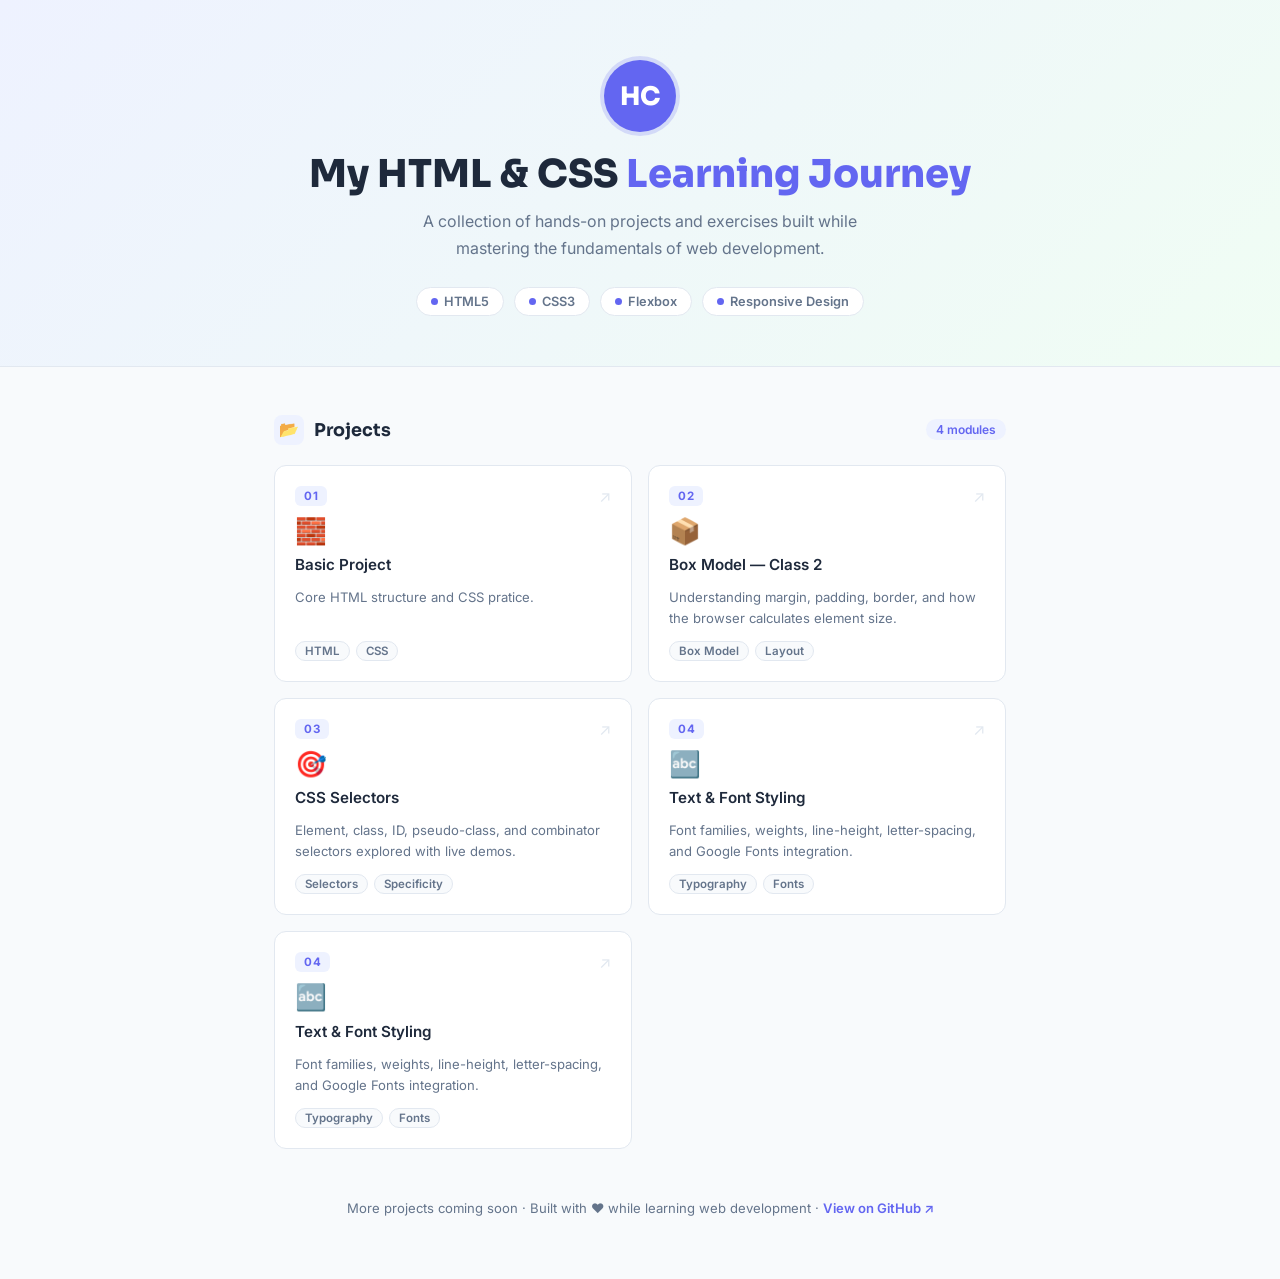
<file: index.html>
<!DOCTYPE html>
<html lang="en">

<head>
  <meta charset="UTF-8">
  <meta name="viewport" content="width=device-width, initial-scale=1.0">
  <title>My HTML & CSS Learning Journey</title>
  <link rel="preconnect" href="https://fonts.googleapis.com">
  <link href="https://fonts.googleapis.com/css2?family=Inter:wght@400;500;600&family=Sora:wght@700;800&display=swap"
    rel="stylesheet">
  <style>
    *,
    *::before,
    *::after {
      box-sizing: border-box;
      margin: 0;
      padding: 0;
    }

    :root {
      --accent: #6366f1;
      --accent-light: #eef2ff;
      --accent-dark: #4338ca;
      --text: #1e293b;
      --muted: #64748b;
      --border: #e2e8f0;
      --bg: #f8fafc;
      --card-bg: #ffffff;
      --radius: 12px;
      --ff-display: 'Sora', sans-serif;
      --ff-body: 'Inter', sans-serif;
    }

    body {
      font-family: var(--ff-body);
      background: var(--bg);
      color: var(--text);
      min-height: 100vh;
      padding: 0 0 60px;
    }

    /* ── Header ───────────────────────────────────── */
    header {
      background: linear-gradient(135deg, #eef2ff 0%, #f0fdf4 100%);
      border-bottom: 1px solid var(--border);
      padding: 60px 5% 50px;
      text-align: center;
    }

    .avatar {
      width: 72px;
      height: 72px;
      border-radius: 50%;
      background: var(--accent);
      color: #fff;
      font-family: var(--ff-display);
      font-size: 1.6rem;
      font-weight: 800;
      display: flex;
      align-items: center;
      justify-content: center;
      margin: 0 auto 20px;
      box-shadow: 0 0 0 4px rgba(99, 102, 241, .2);
    }

    header h1 {
      font-family: var(--ff-display);
      font-size: clamp(1.6rem, 4vw, 2.4rem);
      font-weight: 800;
      line-height: 1.15;
      margin-bottom: 12px;
    }

    header h1 em {
      color: var(--accent);
      font-style: normal;
    }

    header p {
      color: var(--muted);
      font-size: 1rem;
      max-width: 480px;
      margin: 0 auto 24px;
      line-height: 1.7;
    }

    .header-badges {
      display: flex;
      justify-content: center;
      flex-wrap: wrap;
      gap: 10px;
    }

    .badge {
      display: inline-flex;
      align-items: center;
      gap: 6px;
      background: var(--card-bg);
      border: 1px solid var(--border);
      border-radius: 50px;
      padding: 6px 14px;
      font-size: .8rem;
      font-weight: 600;
      color: var(--muted);
    }

    .badge .dot {
      width: 7px;
      height: 7px;
      border-radius: 50%;
      background: var(--accent);
    }

    /* ── Main layout ──────────────────────────────── */
    main {
      max-width: 860px;
      margin: 48px auto 0;
      padding: 0 5%;
    }

    .section-header {
      display: flex;
      align-items: center;
      justify-content: space-between;
      margin-bottom: 20px;
    }

    .section-title {
      font-family: var(--ff-display);
      font-size: 1.1rem;
      font-weight: 700;
      display: flex;
      align-items: center;
      gap: 10px;
    }

    .section-title .icon {
      width: 30px;
      height: 30px;
      border-radius: 8px;
      background: var(--accent-light);
      color: var(--accent);
      display: flex;
      align-items: center;
      justify-content: center;
      font-size: 1rem;
    }

    .count-pill {
      background: var(--accent-light);
      color: var(--accent);
      border-radius: 50px;
      font-size: .75rem;
      font-weight: 600;
      padding: 3px 10px;
    }

    /* ── Project Cards grid ───────────────────────── */
    .cards {
      display: grid;
      grid-template-columns: repeat(auto-fill, minmax(240px, 1fr));
      gap: 16px;
    }

    .card {
      background: var(--card-bg);
      border: 1px solid var(--border);
      border-radius: var(--radius);
      padding: 20px;
      display: flex;
      flex-direction: column;
      gap: 12px;
      transition: border-color .2s, transform .2s, box-shadow .2s;
      text-decoration: none;
      color: inherit;
      cursor: pointer;
    }

    .card:hover {
      border-color: var(--accent);
      transform: translateY(-3px);
      box-shadow: 0 8px 24px rgba(99, 102, 241, .12);
    }

    .card-top {
      display: flex;
      align-items: flex-start;
      justify-content: space-between;
    }

    .card-num {
      font-size: .72rem;
      font-weight: 700;
      letter-spacing: .06em;
      text-transform: uppercase;
      color: var(--accent);
      background: var(--accent-light);
      border-radius: 6px;
      padding: 3px 9px;
    }

    .card-arrow {
      font-size: 1rem;
      color: var(--border);
      transition: color .2s, transform .2s;
    }

    .card:hover .card-arrow {
      color: var(--accent);
      transform: translate(2px, -2px);
    }

    .card-icon {
      font-size: 1.6rem;
      line-height: 1;
    }

    .card h3 {
      font-size: .95rem;
      font-weight: 600;
      line-height: 1.3;
      color: var(--text);
    }

    .card p {
      font-size: .82rem;
      color: var(--muted);
      line-height: 1.6;
      flex: 1;
    }

    .card-tags {
      display: flex;
      gap: 6px;
      flex-wrap: wrap;
    }

    .tag {
      font-size: .72rem;
      font-weight: 600;
      background: var(--bg);
      border: 1px solid var(--border);
      border-radius: 50px;
      padding: 2px 9px;
      color: var(--muted);
    }

    /* ── Footer strip ─────────────────────────────── */
    .footer-note {
      margin-top: 48px;
      text-align: center;
      font-size: .82rem;
      color: var(--muted);
      line-height: 1.7;
    }

    .footer-note a {
      color: var(--accent);
      font-weight: 600;
      text-decoration: none;
    }

    .footer-note a:hover {
      text-decoration: underline;
    }

    @media (max-width: 560px) {
      .cards {
        grid-template-columns: 1fr;
      }

      .section-header {
        flex-direction: column;
        align-items: flex-start;
        gap: 8px;
      }
    }
  </style>
</head>

<body>

  <!-- ── Header ── -->
  <header>
    <div class="avatar">HC</div>
    <h1>My HTML &amp; CSS <em>Learning Journey</em></h1>
    <p>A collection of hands-on projects and exercises built while mastering the fundamentals of web development.</p>
    <div class="header-badges">
      <span class="badge"><span class="dot"></span> HTML5</span>
      <span class="badge"><span class="dot"></span> CSS3</span>
      <span class="badge"><span class="dot"></span> Flexbox</span>
      <span class="badge"><span class="dot"></span> Responsive Design</span>
    </div>
  </header>

  <!-- ── Main ── -->
  <main>
    <div class="section-header">
      <div class="section-title">
        <div class="icon">📂</div>
         Projects
      </div>
      <span class="count-pill">4 modules</span>
    </div>

    <div class="cards">

      <a class="card" href="./css_basic_to_adv/basic_class1/basic.html">
        <div class="card-top">
          <span class="card-num">01</span>
          <span class="card-arrow">↗</span>
        </div>
        <div class="card-icon">🧱</div>
        <h3>Basic Project </h3>
        <p>Core HTML structure and CSS pratice.</p>
        <div class="card-tags">
          <span class="tag">HTML</span>
          <span class="tag">CSS </span>
        </div>
      </a>

      <a class="card" href="./projects/first_project/first_project.html">
        <div class="card-top">
          <span class="card-num">02</span>
          <span class="card-arrow">↗</span>
        </div>
        <div class="card-icon">📦</div>
        <h3>Box Model — Class 2</h3>
        <p>Understanding margin, padding, border, and how the browser calculates element size.</p>
        <div class="card-tags">
          <span class="tag">Box Model</span>
          <span class="tag">Layout</span>
        </div>
      </a>

      <a class="card" href="./css_basic_to_adv/selectors/selector.html">
        <div class="card-top">
          <span class="card-num">03</span>
          <span class="card-arrow">↗</span>
        </div>
        <div class="card-icon">🎯</div>
        <h3>CSS Selectors</h3>
        <p>Element, class, ID, pseudo-class, and combinator selectors explored with live demos.</p>
        <div class="card-tags">
          <span class="tag">Selectors</span>
          <span class="tag">Specificity</span>
        </div>
      </a>

      <a class="card" href="./css_basic_to_adv/text_and_font/text_and_font.html">
        <div class="card-top">
          <span class="card-num">04</span>
          <span class="card-arrow">↗</span>
        </div>
        <div class="card-icon">🔤</div>
        <h3>Text &amp; Font Styling</h3>
        <p>Font families, weights, line-height, letter-spacing, and Google Fonts integration.</p>
        <div class="card-tags">
          <span class="tag">Typography</span>
          <span class="tag">Fonts</span>
        </div>
      </a>

            <a class="card" href="./css_basic_to_adv/text_and_font/text_and_font.html">
              <div class="card-top">
                <span class="card-num">04</span>
                <span class="card-arrow">↗</span>
              </div>
              <div class="card-icon">🔤</div>
              <h3>Text &amp; Font Styling</h3>
              <p>Font families, weights, line-height, letter-spacing, and Google Fonts integration.</p>
              <div class="card-tags">
                <span class="tag">Typography</span>
                <span class="tag">Fonts</span>
              </div>
            </a>

    </div>

    <p class="footer-note">
      More projects coming soon · Built with ❤️ while learning web development ·
      <a href="https://github.com/" target="_blank">View on GitHub ↗</a>
    </p>
  </main>

</body>

</html>
</file>
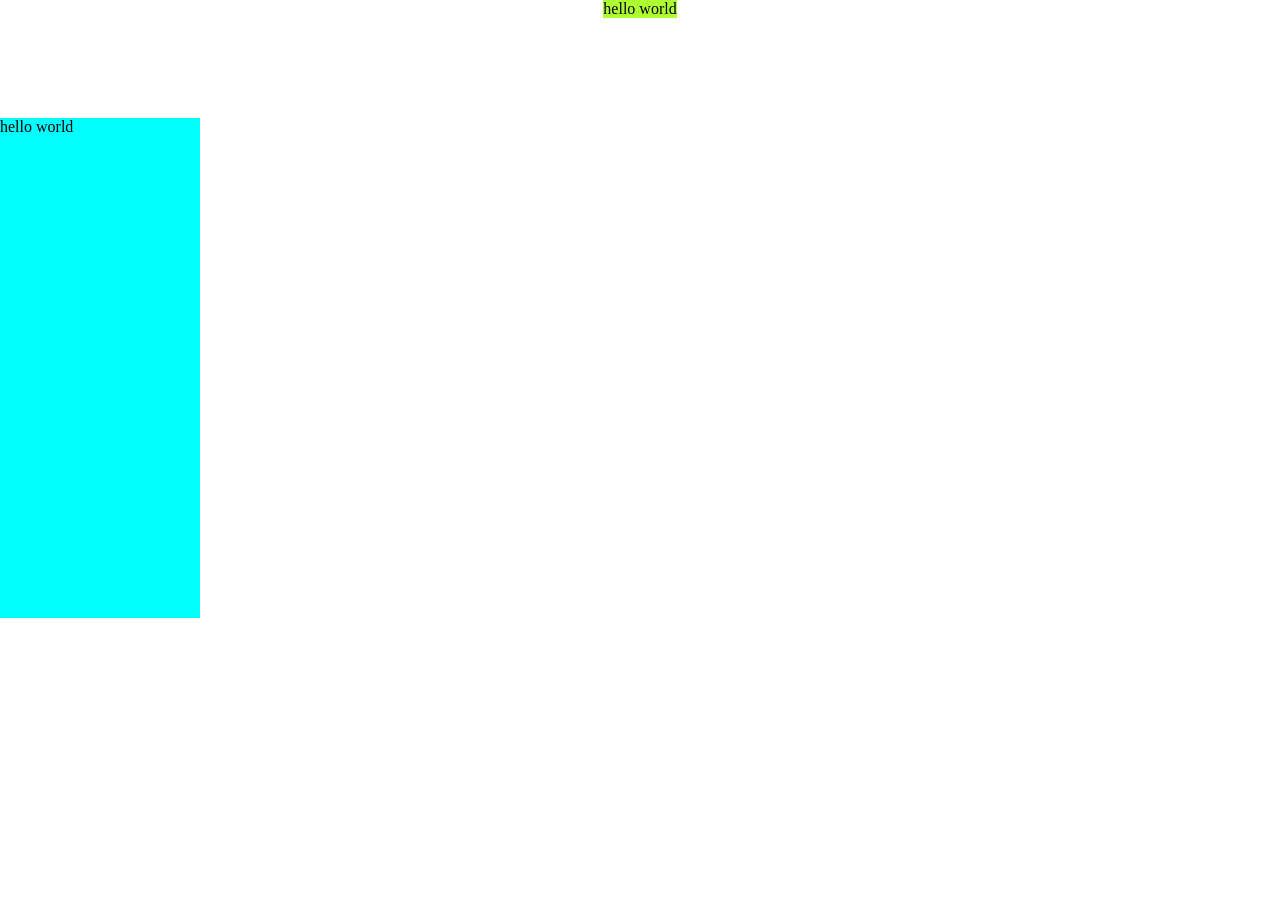
<file: css_basic_to_adv/basic_class1/basic.html>
<!DOCTYPE html>
<html lang="en">

<head>
  <meta charset="UTF-8">
  <meta name="viewport" content="width=device-width, initial-scale=1.0">

  <title>CSS Learning - Margin Padding Border</title>

  <!-- external css -->
  <link rel="stylesheet" href="basic.css">

  <!-- internal css -->

  <!--
  <style>
    .div2{
      ....
    }
  </style>
  -->

  <style>
    /* internal css example */

    div {
      background-color: greenyellow;
    }
  </style>

</head>

<body>

  <!-- inline css example -->

  <!--
  <div style="background:red;">
    Hello
  </div>
  -->

  <!-- border and padding practice -->

  <!--
  <div class="hello">
    hello world
  </div>
  -->

  <!-- margin practice -->

  <div class="box1">
    hello world
  </div>

  <div class="box2">
    hello world
  </div>

</body>

</html>
</file>
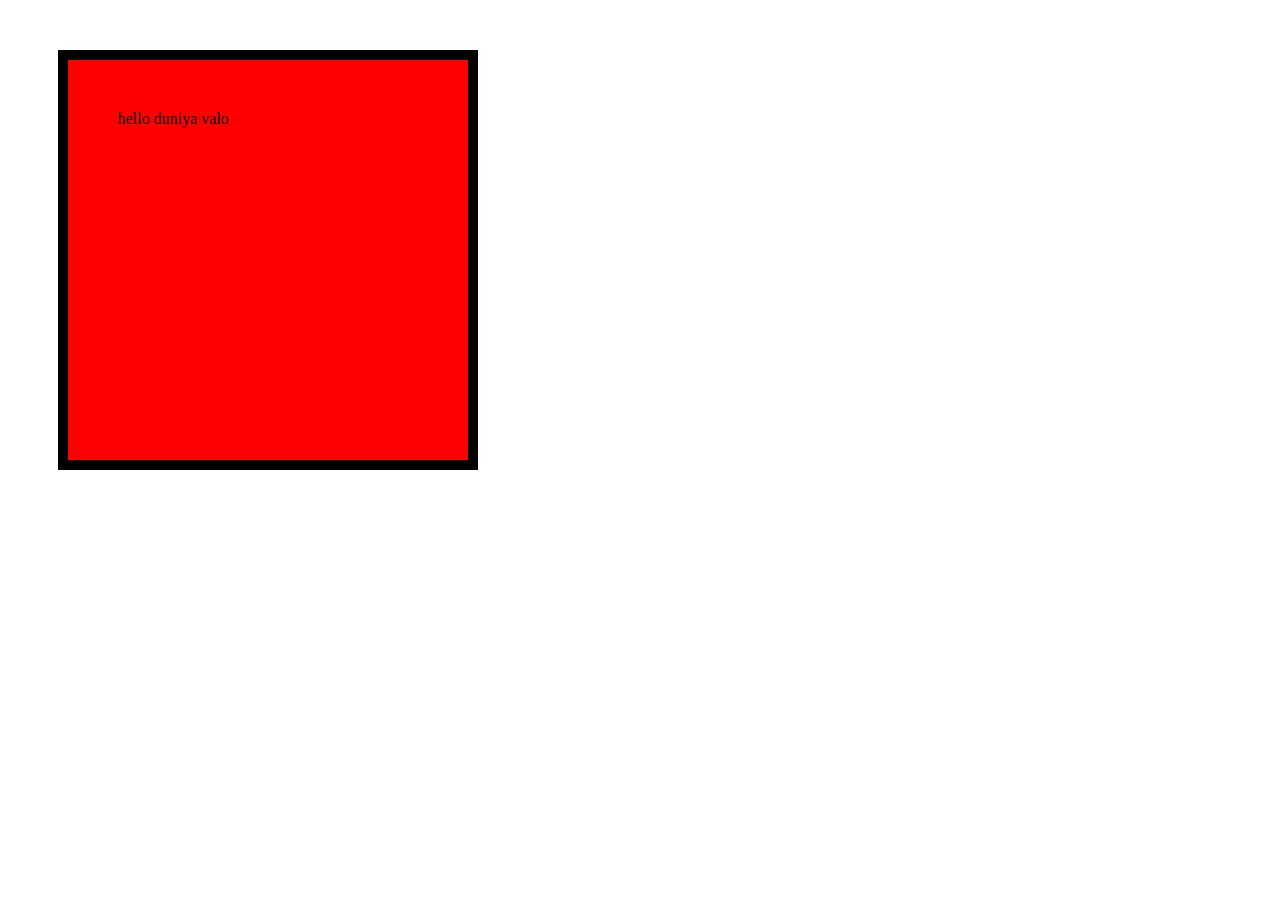
<file: css_basic_to_adv/box_model_class2/box_model_class2.html>
<!DOCTYPE html>
<html lang="en">
<head>
  <meta charset="UTF-8">
  <meta name="viewport" content="width=device-width, initial-scale=1.0">
  <title>Document</title>
  <link rel="stylesheet" href="box_model_class2.css">
</head>
<body>
   <div class = "first"> hello duniya valo </div>
</body>
</html>
</file>
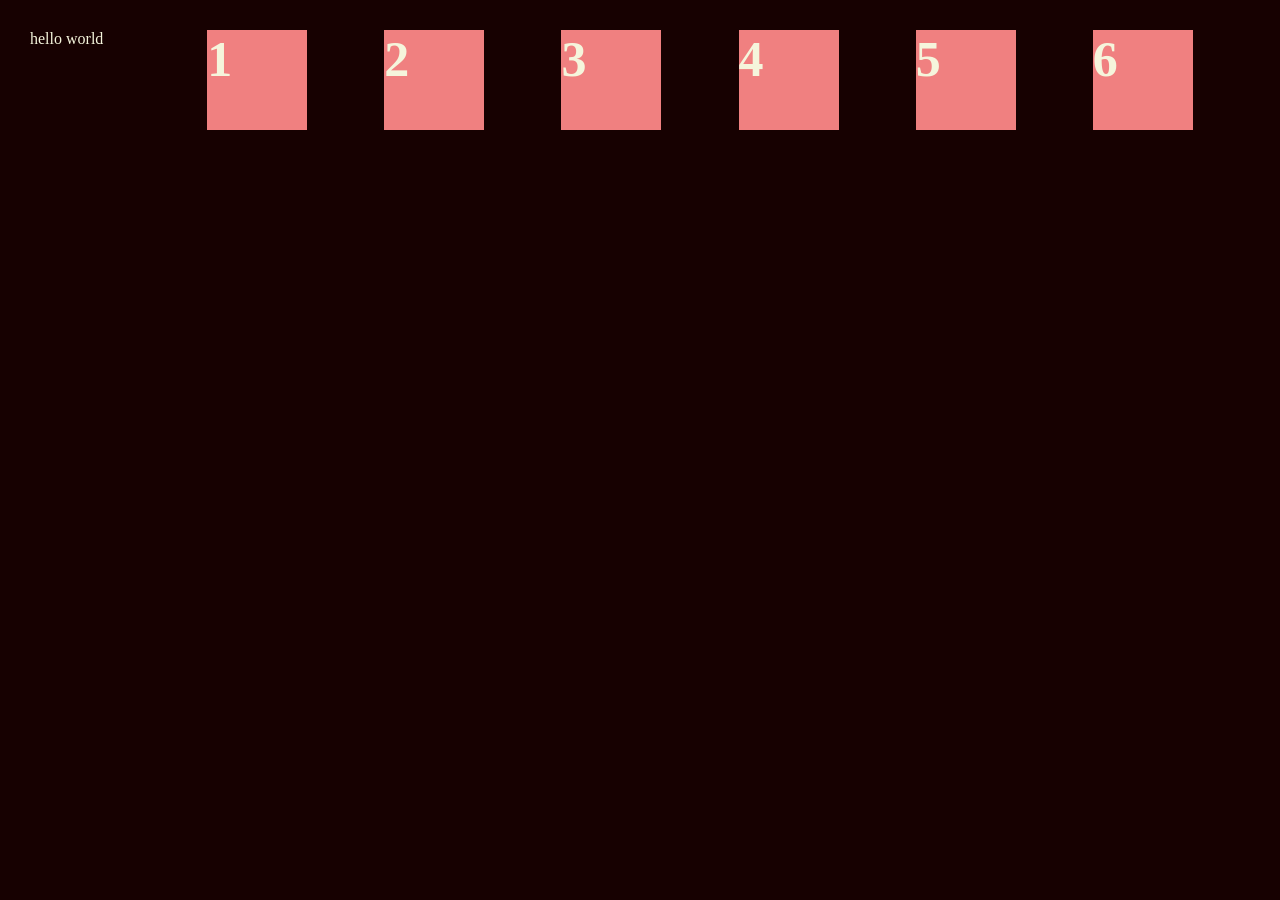
<file: css_basic_to_adv/flex_grid/flex_grid.html>
<!DOCTYPE html>
<html lang="en">
<head>
  <meta charset="UTF-8">
  <meta name="viewport" content="width=device-width, initial-scale=1.0">
  <title>Document</title>
  <link rel="stylesheet" href="flex_grid.css">
</head>
<body>
    <div class="container">hello world
      <div class="box">1</div>
      <div class="box">2</div>
      <div class="box">3</div>
      <div class="box">4</div>
      <div class="box">5</div>
      <div class="box">6</div>
    </div>
</body>
</html>
</file>
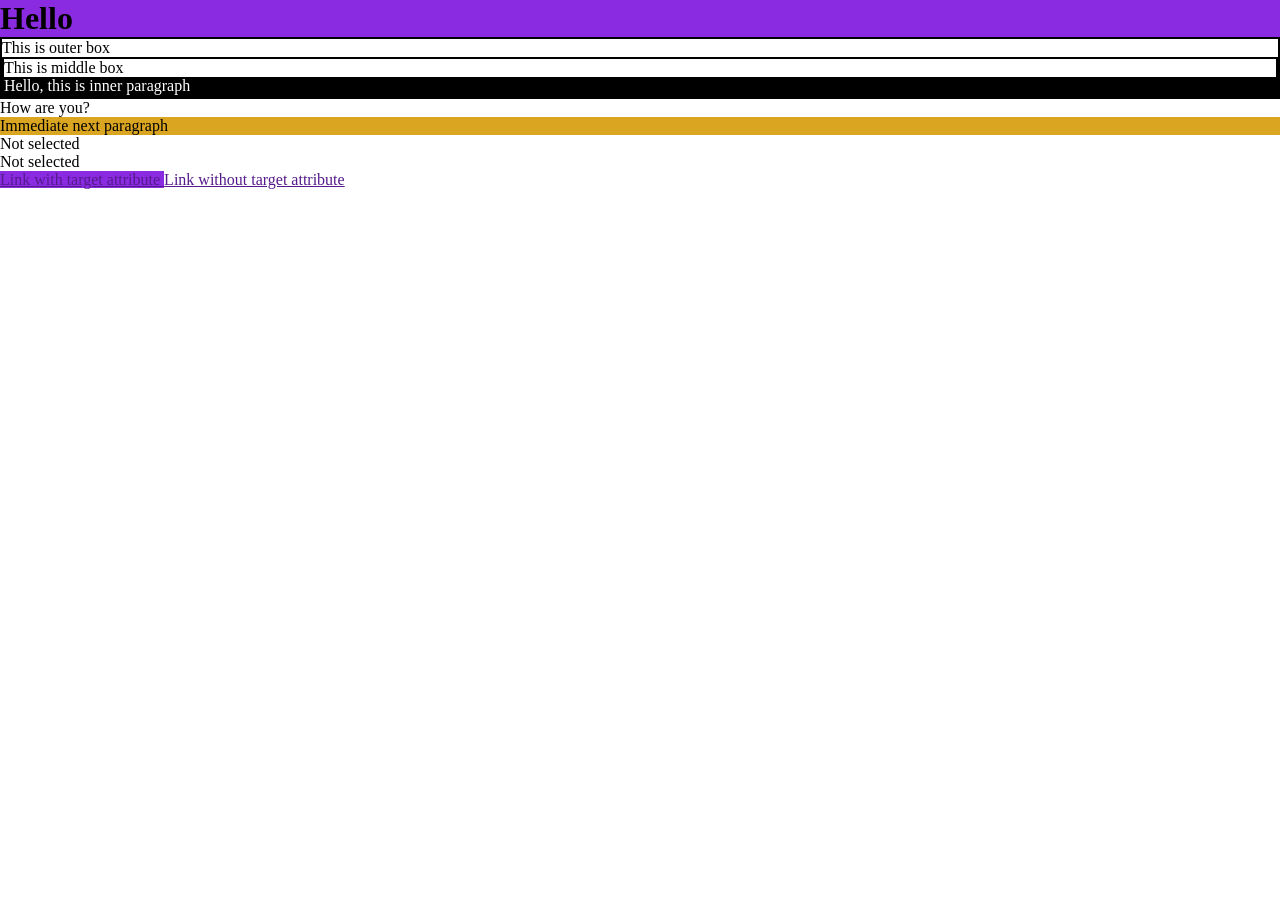
<file: css_basic_to_adv/selectors/selector.html>
<!DOCTYPE html>
<html lang="en">

<head>
  <meta charset="UTF-8">
  <meta name="viewport" content="width=device-width, initial-scale=1.0">
  <title>CSS Selectors Practice</title>

  <!-- External CSS -->
  <link rel="stylesheet" href="selector.css">
</head>

<body>

  <!-- Element Selector -->
  <h1>Hello</h1>

  <!-- Descendant Selector Practice -->
  <div>
    This is outer box

    <div>
      This is middle box

      <p>
        Hello, this is inner paragraph
      </p>
    </div>
  </div>

  <!-- Adjacent Sibling Selector Practice -->
  <p class="parabox">How are you?</p>
  <p>Immediate next paragraph</p>
  <p>Not selected</p>
  <p>Not selected</p>

  <!-- Attribute Selector Practice -->
  <a href="" target="_blank">
    Link with target attribute
  </a>

  <a href="">
    Link without target attribute
  </a>

</body>

</html>
</file>
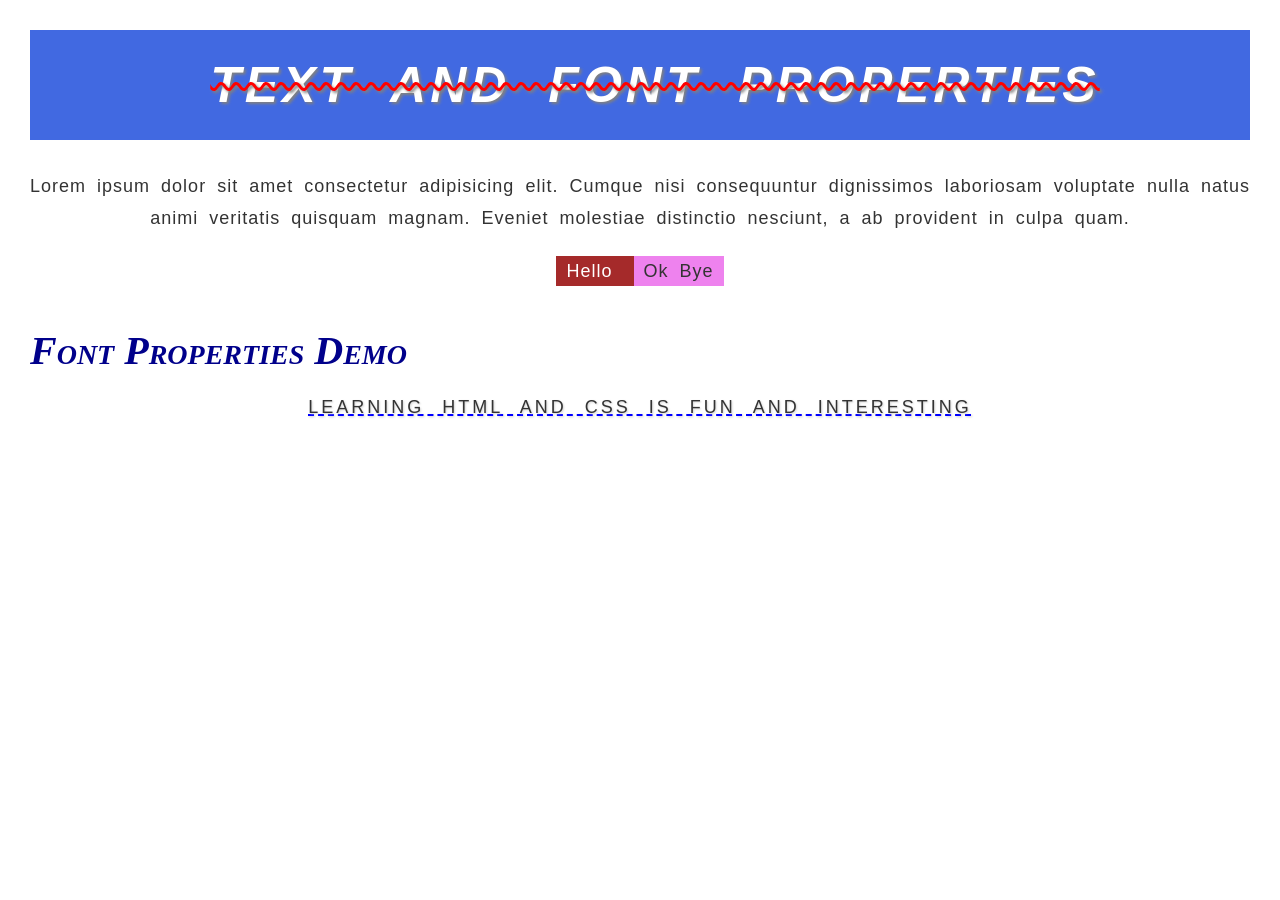
<file: css_basic_to_adv/text_and_font/text_and_font.html>
<!DOCTYPE html>
<html lang="en">

<head>
  <meta charset="UTF-8">
  <meta name="viewport" content="width=device-width, initial-scale=1.0">
  <title>Text & Font Properties Practice</title>

  <link rel="stylesheet" href="text_and_font.css">
</head>

<body>

  <!-- Main Heading -->

  <h1>Text And Font Properties</h1>

  <!-- Paragraph Text Formatting -->

  <p>
    Lorem ipsum dolor sit amet consectetur adipisicing elit.
    Cumque nisi consequuntur dignissimos laboriosam voluptate
    nulla natus animi veritatis quisquam magnam. Eveniet
    molestiae distinctio nesciunt, a ab provident in culpa quam.
  </p>

  <!-- Span Styling -->

  <p>

    <span class="span1">
      Hello
    </span>

    <span class="span2">
      Ok Bye
    </span>

  </p>

  <!-- Font Property Demonstration -->

  <h2 class="font-demo">
    Font Properties Demo
  </h2>

  <p class="font-demo-text">
    learning html and css is fun and interesting
  </p>

</body>

</html>
</file>
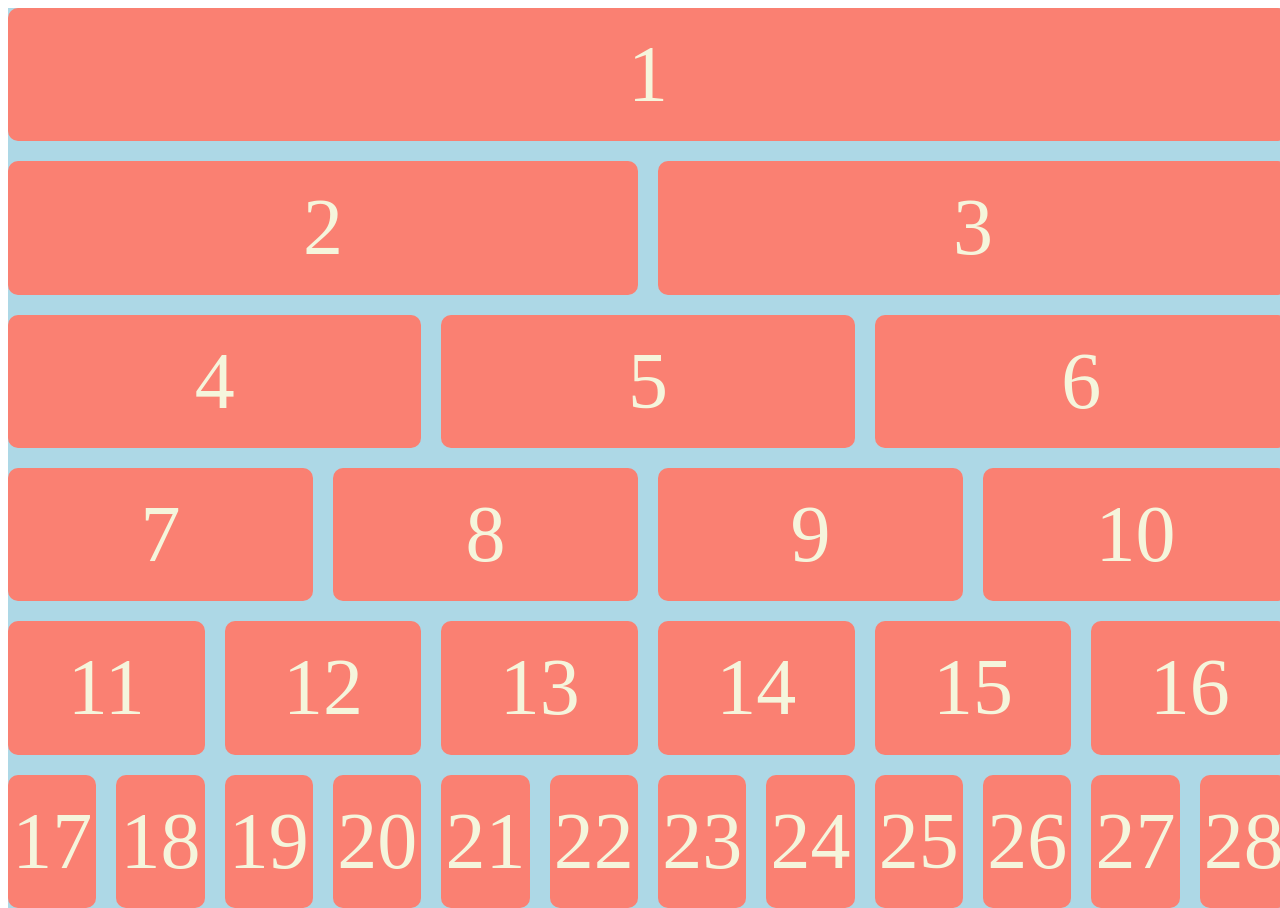
<file: projects/second_prjoect_grid_layout/first.html>
<!DOCTYPE html>
<html lang="en">

<head>
  <meta charset="UTF-8">
  <meta name="viewport" content="width=device-width, initial-scale=1.0">
  <title>Document</title>
  <link rel="stylesheet" href="first.css">
</head>

<body>
  <div class="grid-container">
    <div class="item item1">1</div>
    <div class="item item2">2</div>
    <div class="item item3">3</div>
    <div class="item item4">4</div>
    <div class="item item5">5</div>
    <div class="item item6">6</div>
    <div class="item item7">7</div>
    <div class="item item8">8</div>
    <div class="item item9">9</div>
    <div class="item item10">10</div>
    <div class="item item11">11</div>
    <div class="item item12">12</div>
    <div class="item item13">13</div>
    <div class="item item14">14</div>
    <div class="item item15">15</div>
    <div class="item item16">16</div>
    <div class="item item17">17</div>
    <div class="item item18">18</div>
    <div class="item item19">19</div>
    <div class="item item20">20</div>
    <div class="item item21">21</div>
    <div class="item item22">22</div>
    <div class="item item23">23</div>
    <div class="item item24">24</div>
    <div class="item item25">25</div>
    <div class="item item26">26</div>
    <div class="item item27">27</div>
    <div class="item item28">28</div>
  </div>
</body>

</html>
</file>
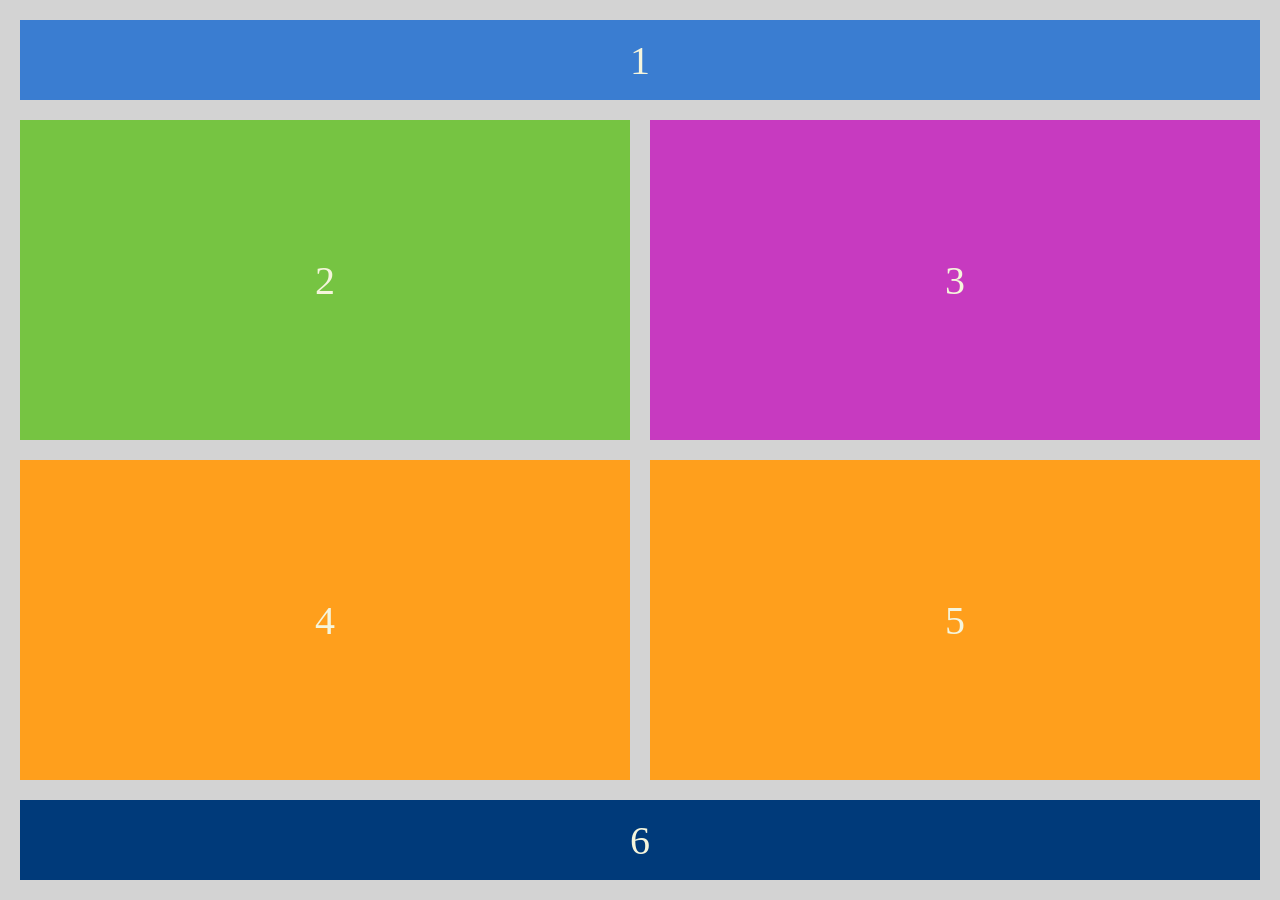
<file: projects/second_prjoect_grid_layout/second.html>
<!DOCTYPE html>
<html lang="en">

<head>
  <meta charset="UTF-8">
  <meta name="viewport" content="width=device-width, initial-scale=1.0">
  <title>Document</title>
  <link rel="stylesheet" href="second.css">
</head>

<body>
  <div class="grid-container">
    <div class="item item1">1</div>
    <div class="item item2">2</div>
    <div class="item item3">3</div>
    <div class="item item4">4</div>
    <div class="item item5">5</div>
    <div class="item item6">6</div>
  </div>
</body>

</html>
</file>
<file: css_basic_to_adv/basic_class1/basic.css>
/* default code */

*{
  margin:0;
  padding:0;
  box-sizing:border-box;
}

html,body{
  width:100%;
  height:100%;
}

/* border and padding practice */

.hello{
  background-color:hotpink;
  width:200px;
  height:500px;

  /* border */

  border-width:30px;
  border-style:solid;

  border-top-color:green;
  border-bottom-color:black;
  border-left-color:blue;
  border-right-color:blueviolet;

  /* padding */

  padding-top:20px;
  padding-right:23px;
  padding-bottom:52px;
  padding-left:84px;
}

/* margin practice */

.box1{
  background-color:greenyellow;

  /* center element */
  margin:auto;

  /* width according to content */
  width:fit-content;

  /* height:500px; */

  margin-bottom:100px;

  /* maximum width */
  max-width:100px;

  box-sizing:border-box;
}

.box2{
  background-color:aqua;
  width:200px;
  height:500px;

  /* distance from top */
  margin-top:80px;
}
</file>
<file: css_basic_to_adv/box_model_class2/box_model_class2.css>
.first{
  height:300px;
  width: 300px;
  margin:50px;
  padding: 50px;
  background-color: red;
  border:10px solid black;
}
</file>
<file: css_basic_to_adv/flex_grid/flex_grid.css>
*{
  margin: 0;
  padding: 0;
  box-sizing: border-box;
  color:beige;
}

html,body{
  height:100%;
  width:100%;
}

.container{
   width: 100%;
   height:100%;
   background-color: rgb(23, 1, 1);
   display:grid;
   padding:30px;
   row-gap: 20px;
   column-gap: 20px;
   grid-template-columns: repeat(7,1fr);
   grid-template-rows: repeat(6,1fr);
   justify-content: start;

   /* gap = row-gap+column-gap: */
}

.box{
  width:100px;
  height:100px;
  background-color: lightcoral;
  font-size:50px;
  border: 10px darkblue;
  font-weight:bold

}
</file>
<file: css_basic_to_adv/selectors/selector.css>
/* ==========================
   Reset Default Browser Style
========================== */

*{
  margin:0;
}

/* ==========================
   Selection Pseudo Element
   Changes selected text color
========================== */

*::selection{
  background-color:burlywood;
  color:pink;
}

/* ==========================
   Descendant Selector

   Select all <p> elements
   inside a div
========================== */

div p{
  background-color:brown;
}

/* ==========================
   Simple Border Practice
========================== */

div{
  border:2px solid black;
}

/* ==========================
   Hover Pseudo Class

   When user hovers on div,
   paragraph inside div changes
========================== */

div:hover p{
  background-color:cornflowerblue;
}

/* ==========================
   Attribute Selector

   Select anchor tags having
   target attribute
========================== */

a[target]{
  background-color:blueviolet;
}

/* ==========================
   Adjacent Sibling Selector

   Select only immediate next p
   after .parabox
========================== */

.parabox + p{
  background-color:goldenrod;
}

/* Hover State */

.parabox + p:hover{
  background-color:gold;
}

/* Active State */

.parabox + p:active{
  background-color:silver;
}

/* ==========================
   Element Selector
========================== */

h1{
  background-color:blueviolet;
}

/* ==========================
   Class Selector
========================== */

.x{
  background-color:aquamarine;
}

/* ==========================
   First Child Pseudo Class

   Select paragraph only if
   it is first child of parent
========================== */

p:first-child{
  background:black;
  color:white;
}
</file>
<file: css_basic_to_adv/text_and_font/text_and_font.css>
/* ==========================
   Default Reset
========================== */

*{
  margin:0;
  padding:0;
  box-sizing:border-box;
}

/* ==========================
   Page Styling
========================== */

body{
  padding:30px;
  font-family:Arial, Helvetica, sans-serif;
}

/* ==========================
   Heading Text Properties
========================== */

h1{

  background-color:royalblue;
  color:white;

  /* text alignment */
  text-align:center;

  /* text decoration */
  text-decoration-line:line-through;
  text-decoration-color:red;
  text-decoration-style:wavy;
  text-decoration-thickness:3px;

  /* first line indentation */
  text-indent:30px;

  /* text spacing */
  letter-spacing:4px;
  word-spacing:20px;
  line-height:70px;

  /* text transformation */
  text-transform:uppercase;

  /* text shadow */
  text-shadow:2px 2px 3px gray;

  /* font properties */
  font-family:Arial, Helvetica, sans-serif;
  font-size:50px;
  font-weight:bold;
  font-style:italic;

  padding:20px;
  margin-bottom:30px;
}

/* ==========================
   Paragraph Text Properties
========================== */

p{

  text-align:justify;

  text-align-last:center;

  direction:ltr;

  color:#333;

  font-family:Verdana, Geneva, Tahoma, sans-serif;

  font-size:18px;

  font-weight:500;

  font-style:normal;

  line-height:1.8;

  letter-spacing:1px;

  word-spacing:5px;

  margin-bottom:20px;
}

/* ==========================
   Span Styling
========================== */

.span1{

  background-color:brown;
  color:white;

  padding:5px 10px;
}

.span2{

  background-color:violet;

  padding:5px 10px;
}

/* ==========================
   Font Properties Demo
========================== */

.font-demo{

  margin-top:40px;

  font-family:"Times New Roman", Times, serif;

  font-size:40px;

  font-weight:900;

  font-style:oblique;

  font-variant:small-caps;

  color:darkblue;
}

/* ==========================
   More Text Formatting
========================== */

.font-demo-text{

  margin-top:15px;

  text-transform:uppercase;

  text-decoration-line:underline;

  text-decoration-style:dashed;

  text-decoration-color:blue;

  text-decoration-thickness:2px;

  letter-spacing:3px;

  word-spacing:10px;

  line-height:2;

  text-shadow:1px 1px 2px lightgray;
}
</file>
<file: projects/second_prjoect_grid_layout/first.css>
* {
  margin: 20;
  padding: 20;
  box-sizing: border-box;
  color: beige;
}

html,
body {
  height: 100%;
  width: 100%;
}

.grid-container {
  height: 100%;
  width: 100%;
  background-color: lightblue;
  display: grid;
  gap: 20px;
  grid-template-columns: repeat(12, 1fr);
}

.item {
  height: 100%;
  width: 100%;
  background-color: salmon;
  font-size: 80px;
  border-radius: 10px;
  display: flex;
  justify-content: center;
  align-items: center;
}

.item1 {
  grid-column: 1/13;
}

.item2 {
  grid-column: 1/7;
}

.item3 {
  grid-column: 7/13;
}
.item4 {
  grid-column: 1/5;
}
.item5 {
  grid-column: 5/9;
}
.item6 {
  grid-column: 9/13;
}
.item7 {
  grid-column: 1/4;
}
.item8 {
  grid-column: 4/7;
}
.item9 {
  grid-column: 7/10;
}
.item10 {
  grid-column: 10/13;
}
.item11 {
  grid-column: 1/3;
}
.item12 {
  grid-column: 3/5;
}
.item13 {
  grid-column: 5/7;
}
.item14 {
  grid-column: 7/9;
}
.item15 {
  grid-column: 9/11;
}
.item16 {
  grid-column: 11/13;
}
</file>
<file: projects/second_prjoect_grid_layout/second.css>
* {
  margin: 0;
  padding: 0;
  box-sizing: border-box;
}

html,
body {
  height: 100%;
  width: 100%;
}

.grid-container {
  height: 100%;
  width: 100%;
  background-color: lightgray;
  display: grid;
  grid-template-columns: repeat(2, 1fr);
  grid-template-rows: auto 1fr 1fr auto;
  gap: 20px;
  padding: 20px;
}

.item {
  background-color: blueviolet;
  color: beige;
  font-size: 40px;
  display: flex;
  justify-content: center;
  align-items: center;
}

.item1 {
  grid-column: 1/3;
  background-color: #3a7dd1;
  min-height: 80px;
}

.item2 {
  grid-column: 1/2;
  background-color: #76c442;
}

.item3 {
  grid-column: 2/3;
  background-color: #c73ac0;
}

.item4 {
  grid-column: 1/2;
  background-color: #ff9f1c;
}

.item5 {
  grid-column: 2/3;
  background-color: #ff9f1c;
}

.item6 {
  grid-column: 1/3;
  background-color: #003a7a;
  min-height: 80px;
}
</file>
